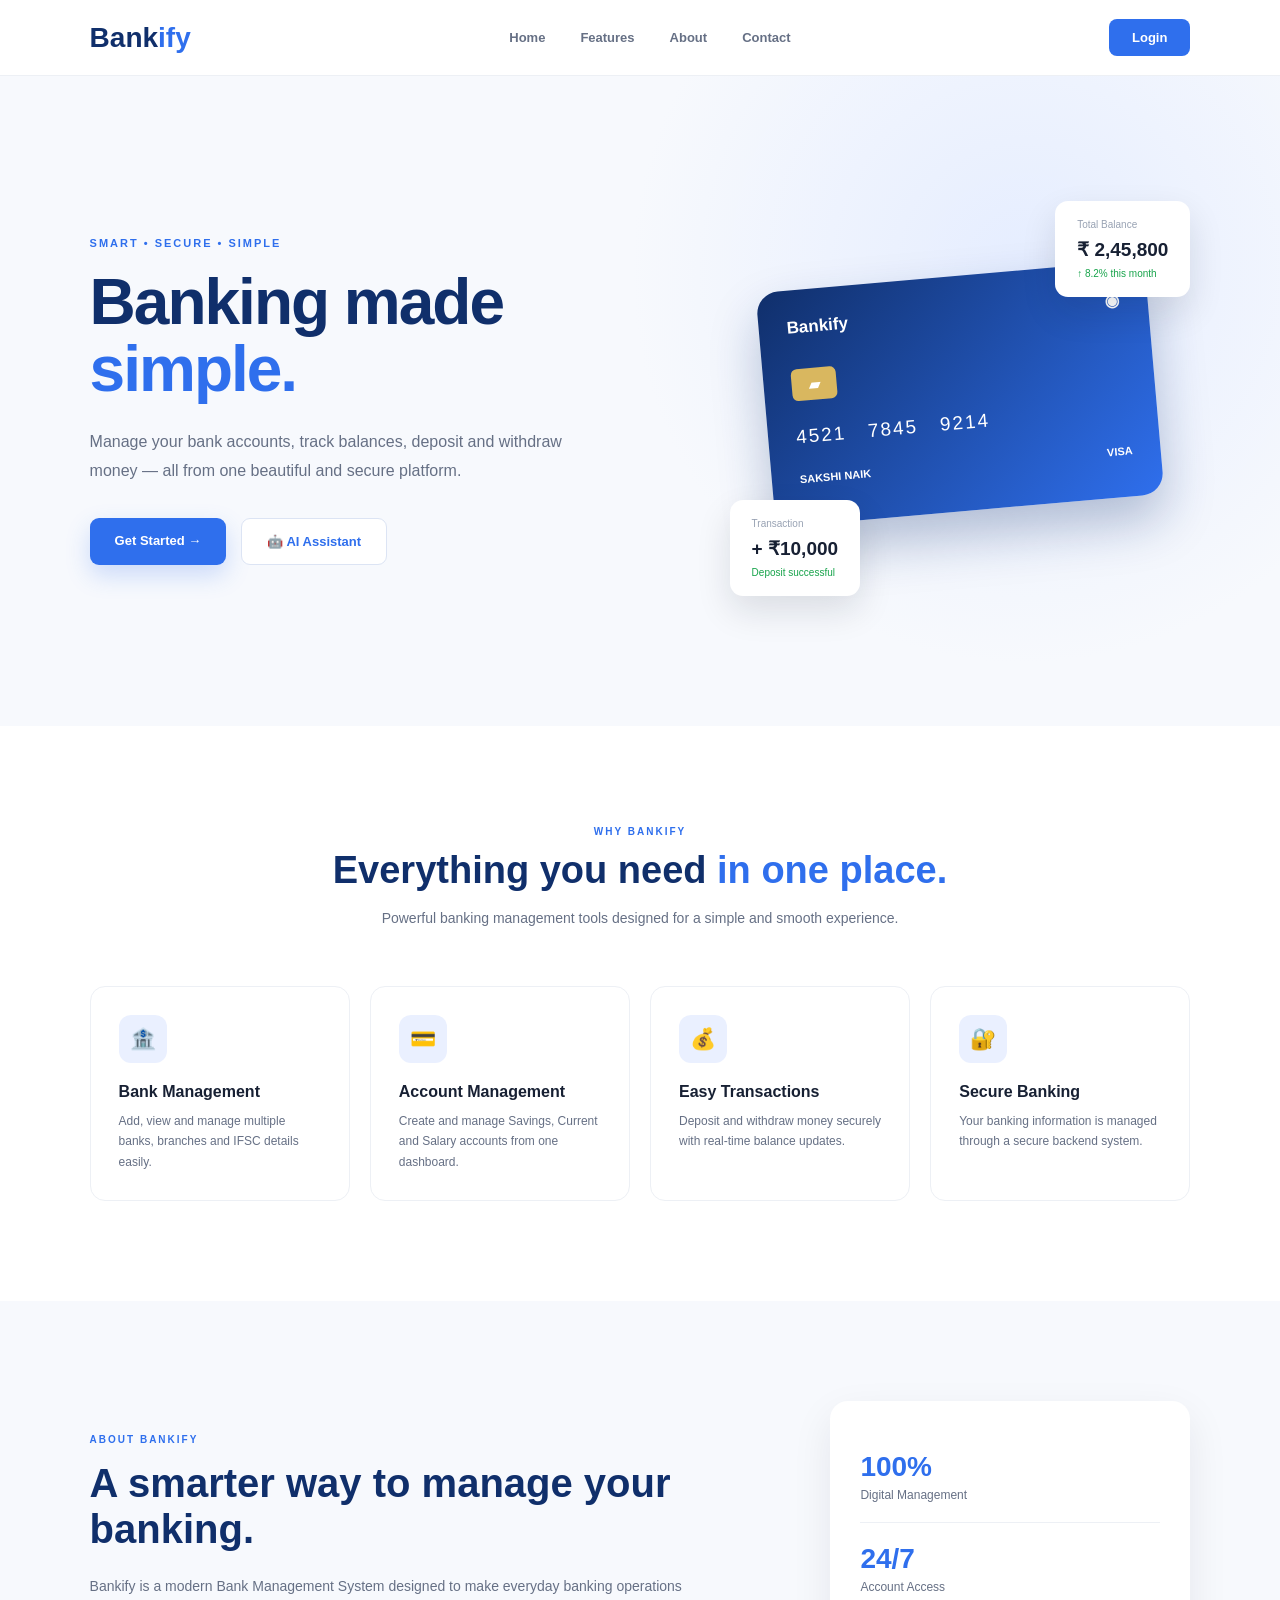
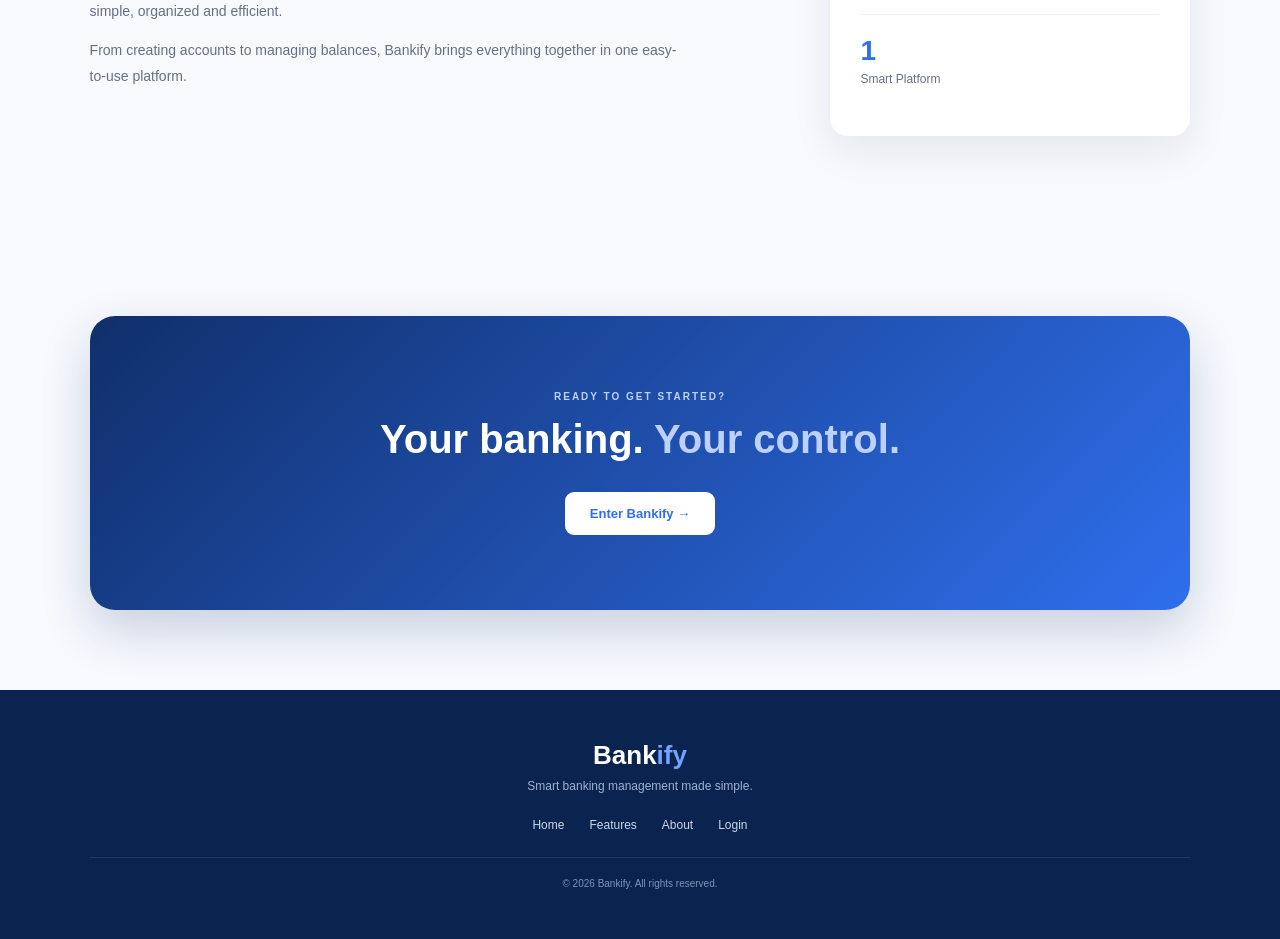
<file: src/main/resources/static/index.html>
<!DOCTYPE html>
<html lang="en">
<head>
    <meta charset="UTF-8">
    <meta name="viewport" content="width=device-width, initial-scale=1.0">

    <title>Bankify | Smart Banking</title>

    <link rel="stylesheet" href="css/landing.css">
</head>

<body>

    <!-- NAVBAR -->

    <nav class="navbar">

        <div class="logo">
            Bank<span>ify</span>
        </div>

        <div class="nav-links">
            <a href="#home">Home</a>
            <a href="#features">Features</a>
            <a href="#about">About</a>
            <a href="#contact">Contact</a>
        </div>

        <a href="html/login.html" class="login-btn">
            Login
        </a>

    </nav>


    <!-- HERO SECTION -->

    <section class="hero" id="home">

        <div class="hero-content">

            <p class="small-title">
                SMART • SECURE • SIMPLE
            </p>

            <h1>
                Banking made
                <span>simple.</span>
            </h1>

            <p class="hero-text">
                Manage your bank accounts, track balances,
                deposit and withdraw money — all from one
                beautiful and secure platform.
            </p>

            <div class="hero-buttons">
    <a href="html/login.html" class="primary-btn">
        Get Started →
    </a>

    <a href="html/ai-chatbot.html" class="secondary-btn">
        🤖 AI Assistant
    </a>
</div>

        </div>


        <!-- BANKING CARD -->

        <div class="hero-visual">

            <div class="floating-card card-one">
                <span>Total Balance</span>
                <strong>₹ 2,45,800</strong>
                <small>↑ 8.2% this month</small>
            </div>

            <div class="bank-card">

                <div class="card-top">
                    <span>Bankify</span>
                    <span>◉</span>
                </div>

                <div class="chip">
                    ▰
                </div>

                <div class="card-number">
                    4521&nbsp;&nbsp; 7845&nbsp;&nbsp; 9214
                </div>

                <div class="card-bottom">
                    <span>SAKSHI NAIK</span>
                    <span>VISA</span>
                </div>

            </div>

            <div class="floating-card card-two">
                <span>Transaction</span>
                <strong>+ ₹10,000</strong>
                <small>Deposit successful</small>
            </div>

        </div>

    </section>


    <!-- FEATURES -->

    <section class="features" id="features">

        <div class="section-heading">

            <p>WHY BANKIFY</p>

            <h2>
                Everything you need
                <span>in one place.</span>
            </h2>

            <p>
                Powerful banking management tools designed
                for a simple and smooth experience.
            </p>

        </div>


        <div class="feature-grid">

            <div class="feature-card">

                <div class="feature-icon">
                    🏦
                </div>

                <h3>
                    Bank Management
                </h3>

                <p>
                    Add, view and manage multiple banks,
                    branches and IFSC details easily.
                </p>

            </div>


            <div class="feature-card">

                <div class="feature-icon">
                    💳
                </div>

                <h3>
                    Account Management
                </h3>

                <p>
                    Create and manage Savings, Current
                    and Salary accounts from one dashboard.
                </p>

            </div>


            <div class="feature-card">

                <div class="feature-icon">
                    💰
                </div>

                <h3>
                    Easy Transactions
                </h3>

                <p>
                    Deposit and withdraw money securely
                    with real-time balance updates.
                </p>

            </div>


            <div class="feature-card">

                <div class="feature-icon">
                    🔐
                </div>

                <h3>
                    Secure Banking
                </h3>

                <p>
                    Your banking information is managed
                    through a secure backend system.
                </p>

            </div>

        </div>

    </section>


    <!-- ABOUT -->

    <section class="about" id="about">

        <div class="about-content">

            <p class="section-label">
                ABOUT BANKIFY
            </p>

            <h2>
                A smarter way to
                manage your banking.
            </h2>

            <p>
                Bankify is a modern Bank Management System
                designed to make everyday banking operations
                simple, organized and efficient.
            </p>

            <p>
                From creating accounts to managing balances,
                Bankify brings everything together in one
                easy-to-use platform.
            </p>

        </div>


        <div class="about-stat">

            <div>
                <strong>100%</strong>
                <span>Digital Management</span>
            </div>

            <div>
                <strong>24/7</strong>
                <span>Account Access</span>
            </div>

            <div>
                <strong>1</strong>
                <span>Smart Platform</span>
            </div>

        </div>

    </section>


    <!-- CTA -->

    <section class="cta">

        <p>
            READY TO GET STARTED?
        </p>

        <h2>
            Your banking.
            <span>Your control.</span>
        </h2>

        <a href="html/login.html">
            Enter Bankify →
        </a>

    </section>


    <!-- FOOTER -->

    <footer id="contact">

        <div class="footer-logo">
            Bank<span>ify</span>
        </div>

        <p>
            Smart banking management made simple.
        </p>

        <div class="footer-links">
            <a href="#home">Home</a>
            <a href="#features">Features</a>
            <a href="#about">About</a>
            <a href="html/login.html">Login</a>
        </div>

        <div class="copyright">
            © 2026 Bankify. All rights reserved.
        </div>

    </footer>

</body>
</html>
</file>
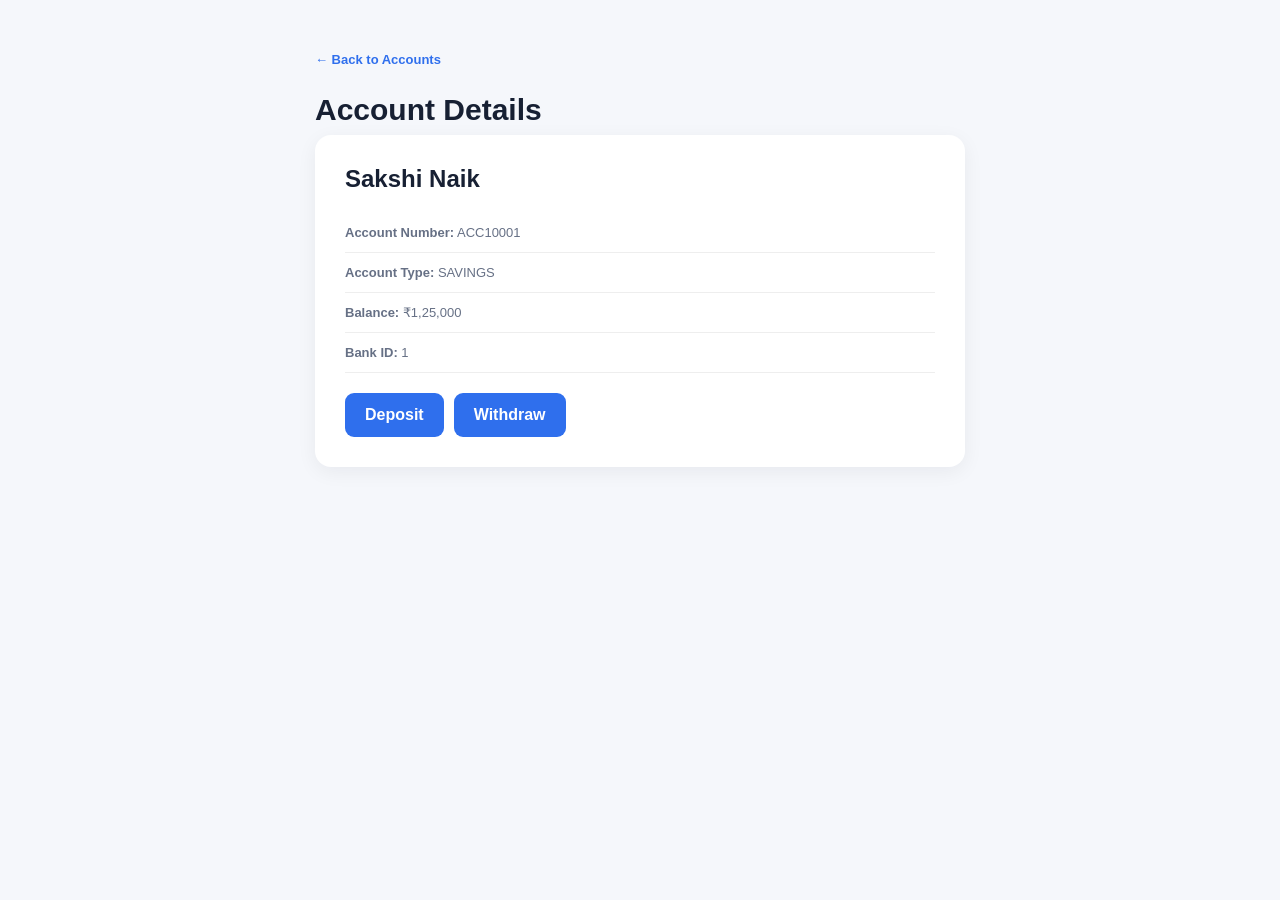
<file: src/main/resources/static/html/account-details.html>
<!DOCTYPE html>
<html lang="en">
<head><meta charset="UTF-8"><meta name="viewport" content="width=device-width, initial-scale=1.0"><title>Bankify | Account Details</title><link rel="stylesheet" href="../css/forms.css"></head>
<body><main class="form-page"><a href="accounts.html">← Back to Accounts</a><h1>Account Details</h1><div class="detail-card"><h2>Sakshi Naik</h2><p><strong>Account Number:</strong> ACC10001</p><p><strong>Account Type:</strong> SAVINGS</p><p><strong>Balance:</strong> ₹1,25,000</p><p><strong>Bank ID:</strong> 1</p><div class="actions"><a href="deposit.html">Deposit</a><a href="withdraw.html">Withdraw</a></div></div></main></body></html>
</file>
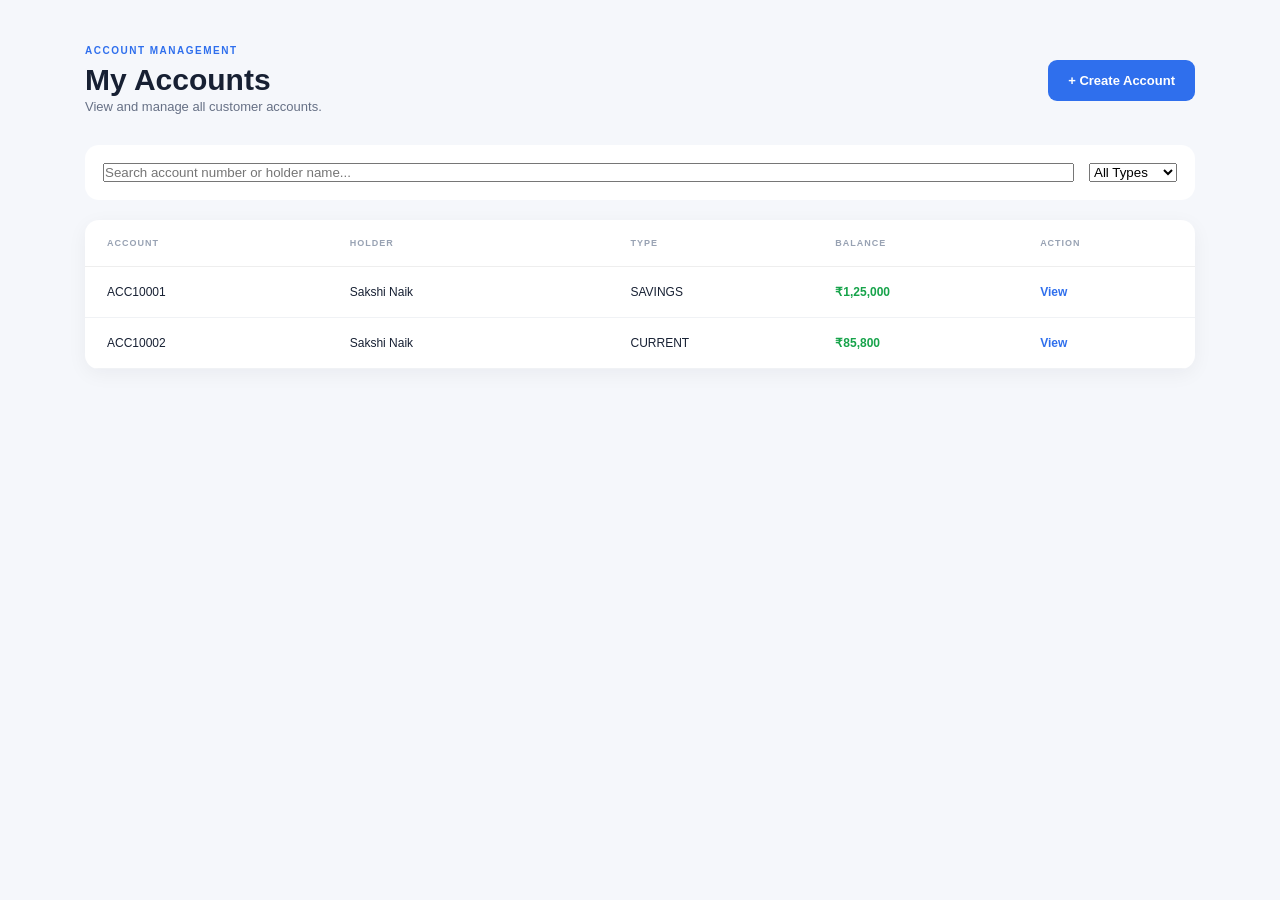
<file: src/main/resources/static/html/accounts.html>
<!DOCTYPE html>
<html lang="en">
<head><meta charset="UTF-8"><meta name="viewport" content="width=device-width, initial-scale=1.0"><title>Bankify | Accounts</title><link rel="stylesheet" href="../css/accounts.css"></head>
<body>
<main class="page"><header><div><p>ACCOUNT MANAGEMENT</p><h1>My Accounts</h1><span>View and manage all customer accounts.</span></div><a class="button" href="add-account.html">+ Create Account</a></header>
<div class="toolbar"><input id="accountSearch" type="search" placeholder="Search account number or holder name..."><select id="accountType"><option value="">All Types</option><option>SAVINGS</option><option>CURRENT</option><option>SALARY</option></select></div>
<div id="accountList" class="account-table"><div class="table-head"><span>ACCOUNT</span><span>HOLDER</span><span>TYPE</span><span>BALANCE</span><span>ACTION</span></div>
<div class="table-row"><span>ACC10001</span><span>Sakshi Naik</span><span>SAVINGS</span><strong>₹1,25,000</strong><a href="account-details.html">View</a></div>
<div class="table-row"><span>ACC10002</span><span>Sakshi Naik</span><span>CURRENT</span><strong>₹85,800</strong><a href="account-details.html">View</a></div></div>
</main><script src="../js/accounts.js"></script></body></html>
</file>
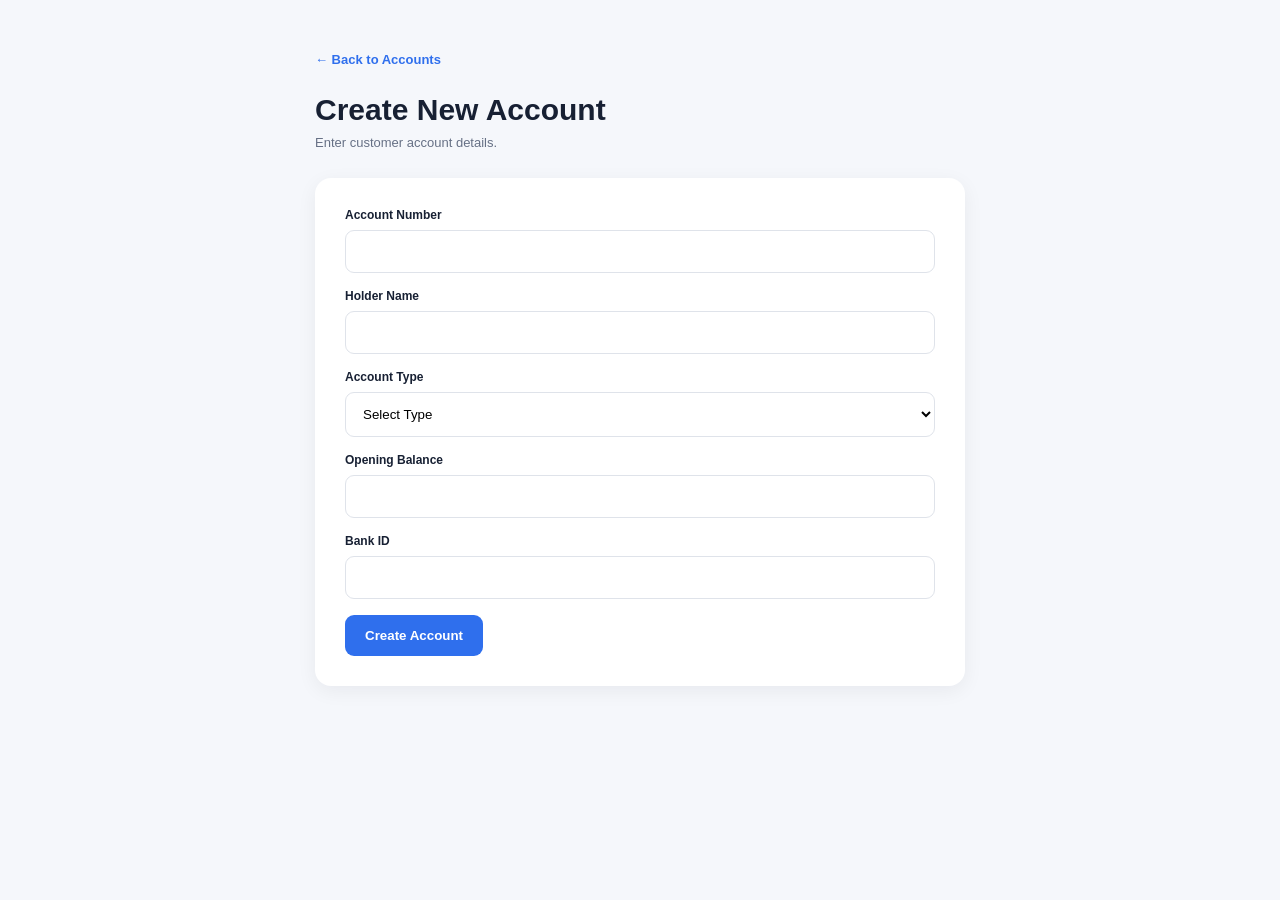
<file: src/main/resources/static/html/add-account.html>
<!DOCTYPE html>
<html lang="en">
<head><meta charset="UTF-8"><meta name="viewport" content="width=device-width, initial-scale=1.0"><title>Bankify | Create Account</title><link rel="stylesheet" href="../css/forms.css"></head>
<body><main class="form-page"><a href="accounts.html">← Back to Accounts</a><h1>Create New Account</h1><p>Enter customer account details.</p>
<form id="accountForm">
<label>Account Number<input id="accountNumber" required></label><label>Holder Name<input id="holderName" required></label>
<label>Account Type<select id="accountType" required><option value="">Select Type</option><option value="SAVINGS">Savings</option><option value="CURRENT">Current</option><option value="SALARY">Salary</option></select></label>
<label>Opening Balance<input id="balance" type="number" min="0" required></label><label>Bank ID<input id="bankId" type="number" required></label>
<button type="submit">Create Account</button></form></main><script src="../js/account-form.js"></script></body></html>
</file>
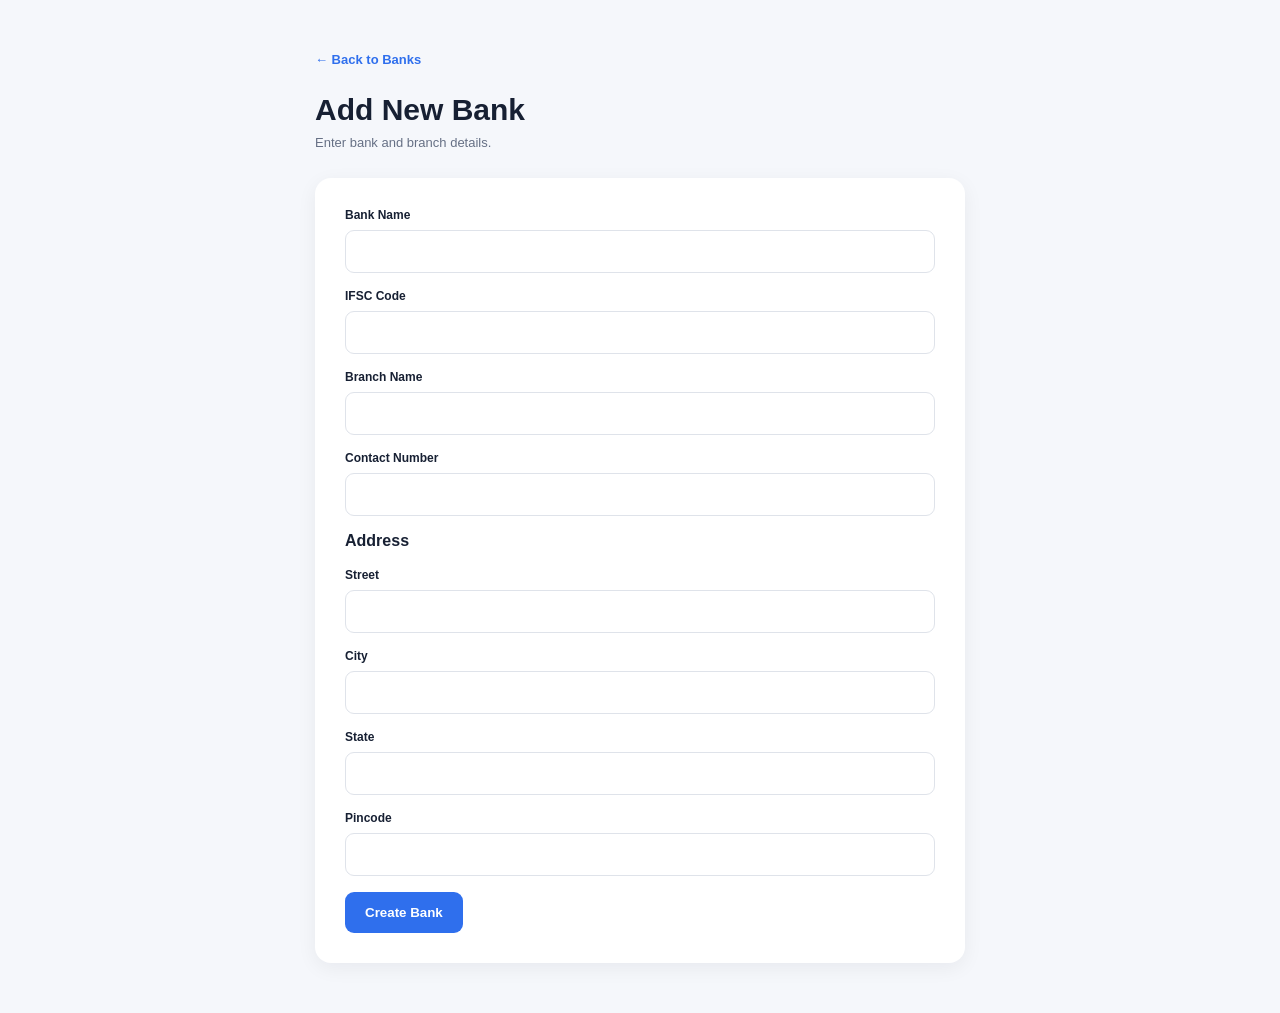
<file: src/main/resources/static/html/add-bank.html>
<!DOCTYPE html>
<html lang="en">
<head><meta charset="UTF-8"><meta name="viewport" content="width=device-width, initial-scale=1.0"><title>Bankify | Add Bank</title><link rel="stylesheet" href="../css/forms.css"></head>
<body>
<main class="form-page"><a href="banks.html">← Back to Banks</a><h1>Add New Bank</h1><p>Enter bank and branch details.</p>
<form id="bankForm">
<label>Bank Name<input id="bankName" required></label>
<label>IFSC Code<input id="ifsc" required></label>
<label>Branch Name<input id="branchName" required></label>
<label>Contact Number<input id="contact" required></label>
<h3>Address</h3>
<label>Street<input id="street" required></label><label>City<input id="city" required></label>
<label>State<input id="state" required></label><label>Pincode<input id="pincode" required></label>
<button type="submit">Create Bank</button>
</form></main><script src="../js/bank-form.js"></script></body></html>
</file>
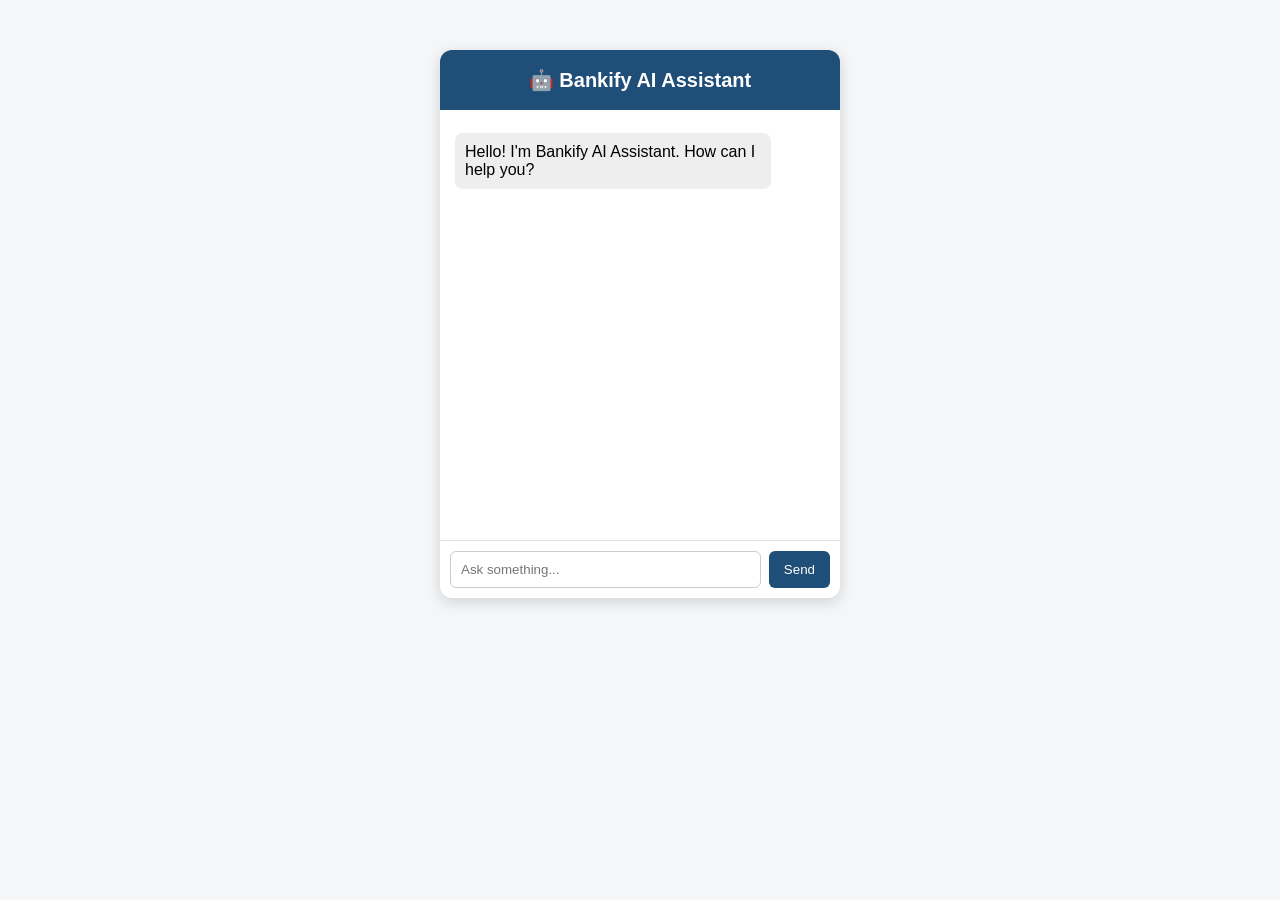
<file: src/main/resources/static/html/ai-chatbot.html>
<!DOCTYPE html>
<html lang="en">
<head>
    <meta charset="UTF-8">
    <meta name="viewport" content="width=device-width, initial-scale=1.0">
    <title>Bankify AI Assistant</title>

    <style>
        body {
            font-family: Arial, sans-serif;
            background: #f4f6f8;
            margin: 0;
            padding: 0;
        }

        .chat-container {
            width: 400px;
            margin: 50px auto;
            background: white;
            border-radius: 12px;
            box-shadow: 0 4px 15px rgba(0,0,0,0.15);
            overflow: hidden;
        }

        .chat-header {
            background: #1f4e79;
            color: white;
            padding: 18px;
            text-align: center;
            font-size: 20px;
            font-weight: bold;
        }

        .chat-box {
            height: 400px;
            padding: 15px;
            overflow-y: auto;
        }

        .message {
            padding: 10px;
            margin: 8px 0;
            border-radius: 8px;
            max-width: 80%;
        }

        .user {
            background: #dbeafe;
            margin-left: auto;
            text-align: right;
        }

        .bot {
            background: #eeeeee;
            margin-right: auto;
        }

        .input-area {
            display: flex;
            padding: 10px;
            border-top: 1px solid #ddd;
        }

        .input-area input {
            flex: 1;
            padding: 10px;
            border: 1px solid #ccc;
            border-radius: 6px;
        }

        .input-area button {
            margin-left: 8px;
            padding: 10px 15px;
            background: #1f4e79;
            color: white;
            border: none;
            border-radius: 6px;
            cursor: pointer;
        }
    </style>
</head>

<body>

<div class="chat-container">

    <div class="chat-header">
        🤖 Bankify AI Assistant
    </div>

    <div class="chat-box" id="chatBox">
        <div class="message bot">
            Hello! I'm Bankify AI Assistant. How can I help you?
        </div>
    </div>

    <div class="input-area">
        <input
            type="text"
            id="question"
            placeholder="Ask something..."
        >

        <button onclick="askAI()">Send</button>
    </div>

</div>

<script>
    async function askAI() {

        const input = document.getElementById("question");
        const chatBox = document.getElementById("chatBox");

        const question = input.value.trim();

        if (question === "") {
            return;
        }

        // Show user message
        chatBox.innerHTML += `
            <div class="message user">
                ${question}
            </div>
        `;

        input.value = "";

        try {

            const response = await fetch("http://localhost:8080/api/ai/ask", {
                method: "POST",
                headers: {
                    "Content-Type": "text/plain"
                },
                body: question
            });

            const answer = await response.text();

            if (response.ok) {
                chatBox.innerHTML += `
                    <div class="message bot">
                        ${answer}
                    </div>
                `;
            } else {
                chatBox.innerHTML += `
                    <div class="message bot">
                        AI service is currently unavailable. Please try again later.
                    </div>
                `;
            }

        } catch (error) {

            chatBox.innerHTML += `
                <div class="message bot">
                    Unable to connect to AI service.
                </div>
            `;
        }

        chatBox.scrollTop = chatBox.scrollHeight;
    }
    
    
</script>

</body>
</html>
</file>
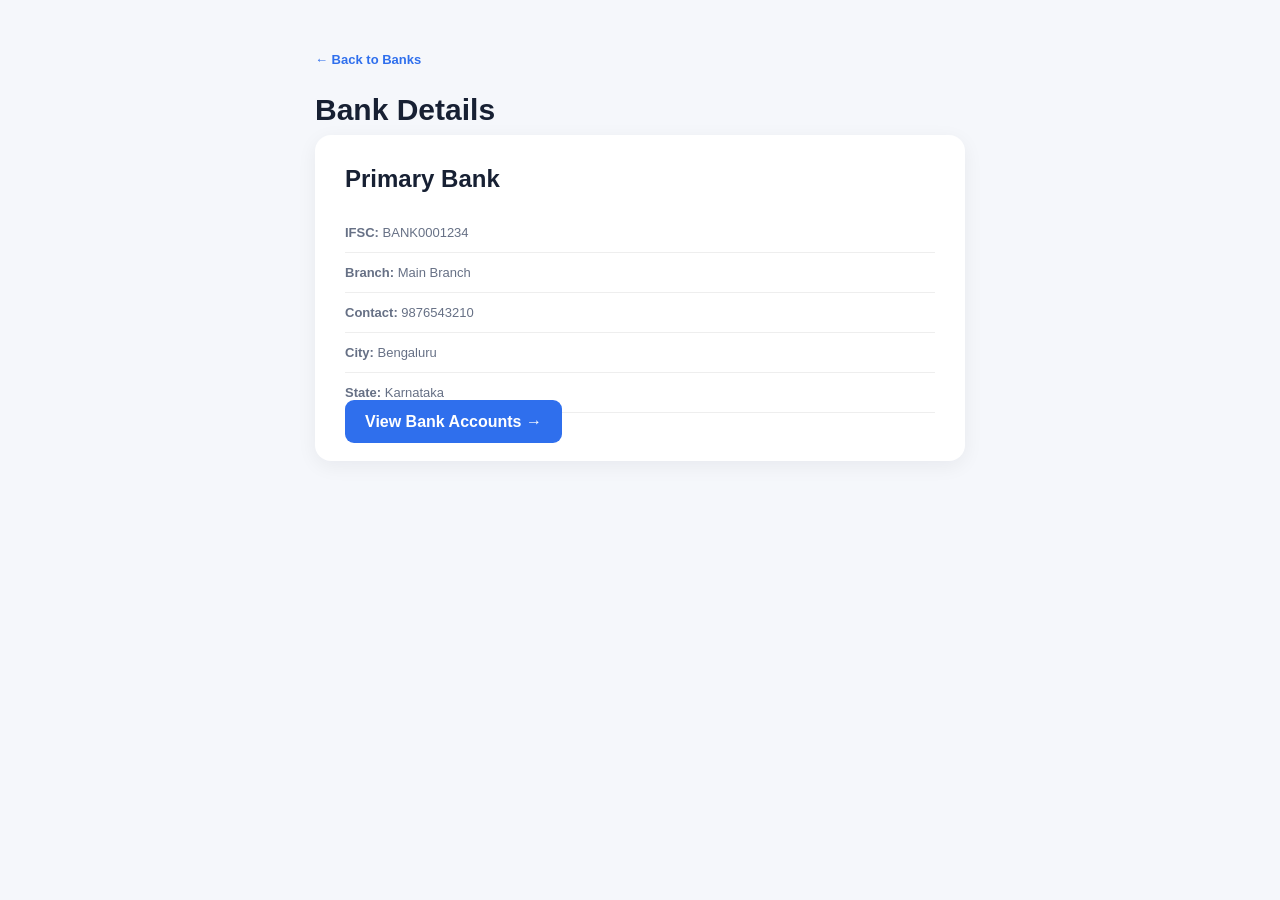
<file: src/main/resources/static/html/bank-details.html>
<!DOCTYPE html>
<html lang="en">
<head><meta charset="UTF-8"><meta name="viewport" content="width=device-width, initial-scale=1.0"><title>Bankify | Bank Details</title><link rel="stylesheet" href="../css/forms.css"></head>
<body><main class="form-page"><a href="banks.html">← Back to Banks</a><h1>Bank Details</h1><div class="detail-card"><h2>Primary Bank</h2><p><strong>IFSC:</strong> BANK0001234</p><p><strong>Branch:</strong> Main Branch</p><p><strong>Contact:</strong> 9876543210</p><p><strong>City:</strong> Bengaluru</p><p><strong>State:</strong> Karnataka</p><a href="accounts.html">View Bank Accounts →</a></div></main></body></html>
</file>
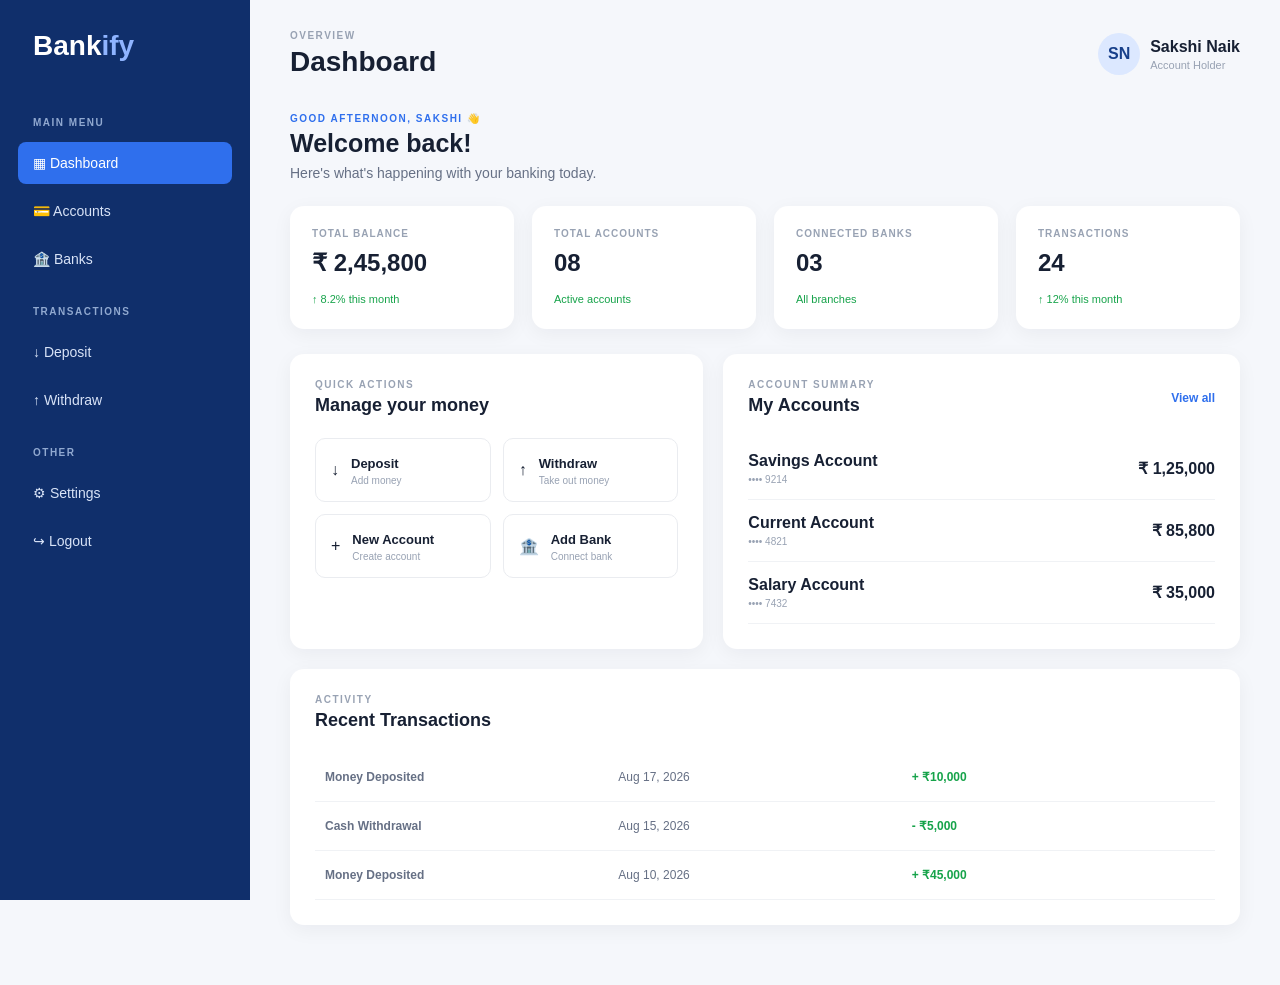
<file: src/main/resources/static/html/dashboard.html>
<!DOCTYPE html>
<html lang="en">
<head>
<meta charset="UTF-8">
<meta name="viewport" content="width=device-width, initial-scale=1.0">
<title>Bankify | Dashboard</title>
<link rel="stylesheet" href="../css/dashboard.css">
</head>
<body>
<aside class="sidebar">
    <div class="sidebar-logo">Bank<span>ify</span></div>
    <nav class="sidebar-menu">
        <p class="menu-title">MAIN MENU</p>
        <a href="dashboard.html" class="menu-item active">▦ Dashboard</a>
        <a href="accounts.html" class="menu-item">💳 Accounts</a>
        <a href="banks.html" class="menu-item">🏦 Banks</a>
        <p class="menu-title">TRANSACTIONS</p>
        <a href="deposit.html" class="menu-item">↓ Deposit</a>
        <a href="withdraw.html" class="menu-item">↑ Withdraw</a>
        <p class="menu-title">OTHER</p>
        <a href="settings.html" class="menu-item">⚙ Settings</a>
        <a href="login.html" class="menu-item">↪ Logout</a>
    </nav>
</aside>
<main class="main-content">
    <header class="topbar">
        <div><p class="page-label">OVERVIEW</p><h1>Dashboard</h1></div>
        <div class="user-profile"><div class="user-avatar">SN</div><div><strong>Sakshi Naik</strong><span>Account Holder</span></div></div>
    </header>
    <section class="welcome-section">
        <p class="welcome-small">GOOD AFTERNOON, SAKSHI 👋</p>
        <h2>Welcome back!</h2>
        <p>Here's what's happening with your banking today.</p>
    </section>
    <section class="stats-container">
        <div class="stat-card"><p>TOTAL BALANCE</p><h3>₹ 2,45,800</h3><span>↑ 8.2% this month</span></div>
        <div class="stat-card"><p>TOTAL ACCOUNTS</p><h3>08</h3><span>Active accounts</span></div>
        <div class="stat-card"><p>CONNECTED BANKS</p><h3>03</h3><span>All branches</span></div>
        <div class="stat-card"><p>TRANSACTIONS</p><h3>24</h3><span>↑ 12% this month</span></div>
    </section>
    <section class="dashboard-grid">
        <div class="dashboard-card">
            <div class="card-heading"><div><p>QUICK ACTIONS</p><h3>Manage your money</h3></div></div>
            <div class="action-grid">
                <a href="deposit.html" class="action-card">↓ <div><strong>Deposit</strong><p>Add money</p></div></a>
                <a href="withdraw.html" class="action-card">↑ <div><strong>Withdraw</strong><p>Take out money</p></div></a>
                <a href="add-account.html" class="action-card">+ <div><strong>New Account</strong><p>Create account</p></div></a>
                <a href="add-bank.html" class="action-card">🏦 <div><strong>Add Bank</strong><p>Connect bank</p></div></a>
            </div>
        </div>
        <div class="dashboard-card">
            <div class="card-heading"><div><p>ACCOUNT SUMMARY</p><h3>My Accounts</h3></div><a href="accounts.html">View all</a></div>
            <div class="account-item"><div><strong>Savings Account</strong><p>•••• 9214</p></div><strong>₹ 1,25,000</strong></div>
            <div class="account-item"><div><strong>Current Account</strong><p>•••• 4821</p></div><strong>₹ 85,800</strong></div>
            <div class="account-item"><div><strong>Salary Account</strong><p>•••• 7432</p></div><strong>₹ 35,000</strong></div>
        </div>
    </section>
    <section class="dashboard-card transactions-card">
        <div class="card-heading"><div><p>ACTIVITY</p><h3>Recent Transactions</h3></div></div>
        <div class="transaction-row"><strong>Money Deposited</strong><span>Aug 17, 2026</span><b>+ ₹10,000</b></div>
        <div class="transaction-row"><strong>Cash Withdrawal</strong><span>Aug 15, 2026</span><b>- ₹5,000</b></div>
        <div class="transaction-row"><strong>Money Deposited</strong><span>Aug 10, 2026</span><b>+ ₹45,000</b></div>
    </section>
</main>
<script src="../js/dashboard.js"></script>
</body>
</html>
</file>
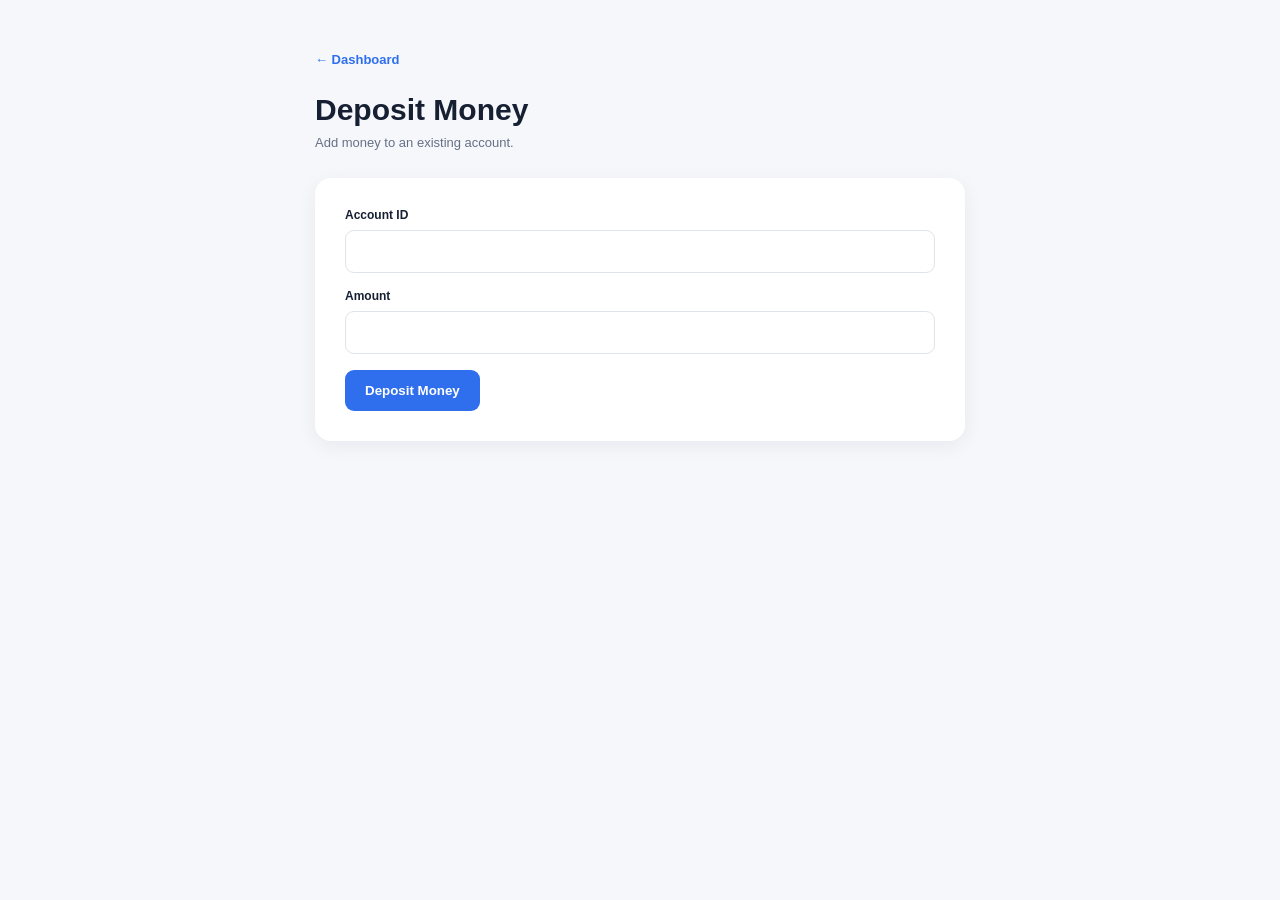
<file: src/main/resources/static/html/deposit.html>
<!DOCTYPE html>
<html lang="en">
<head><meta charset="UTF-8"><meta name="viewport" content="width=device-width, initial-scale=1.0"><title>Bankify | Deposit</title><link rel="stylesheet" href="../css/forms.css"></head>
<body><main class="form-page"><a href="dashboard.html">← Dashboard</a><h1>Deposit Money</h1><p>Add money to an existing account.</p><form id="depositForm"><label>Account ID<input id="accountId" type="number" required></label><label>Amount<input id="amount" type="number" min="1" required></label><button type="submit">Deposit Money</button></form></main><script src="../js/deposit.js"></script></body></html>
</file>
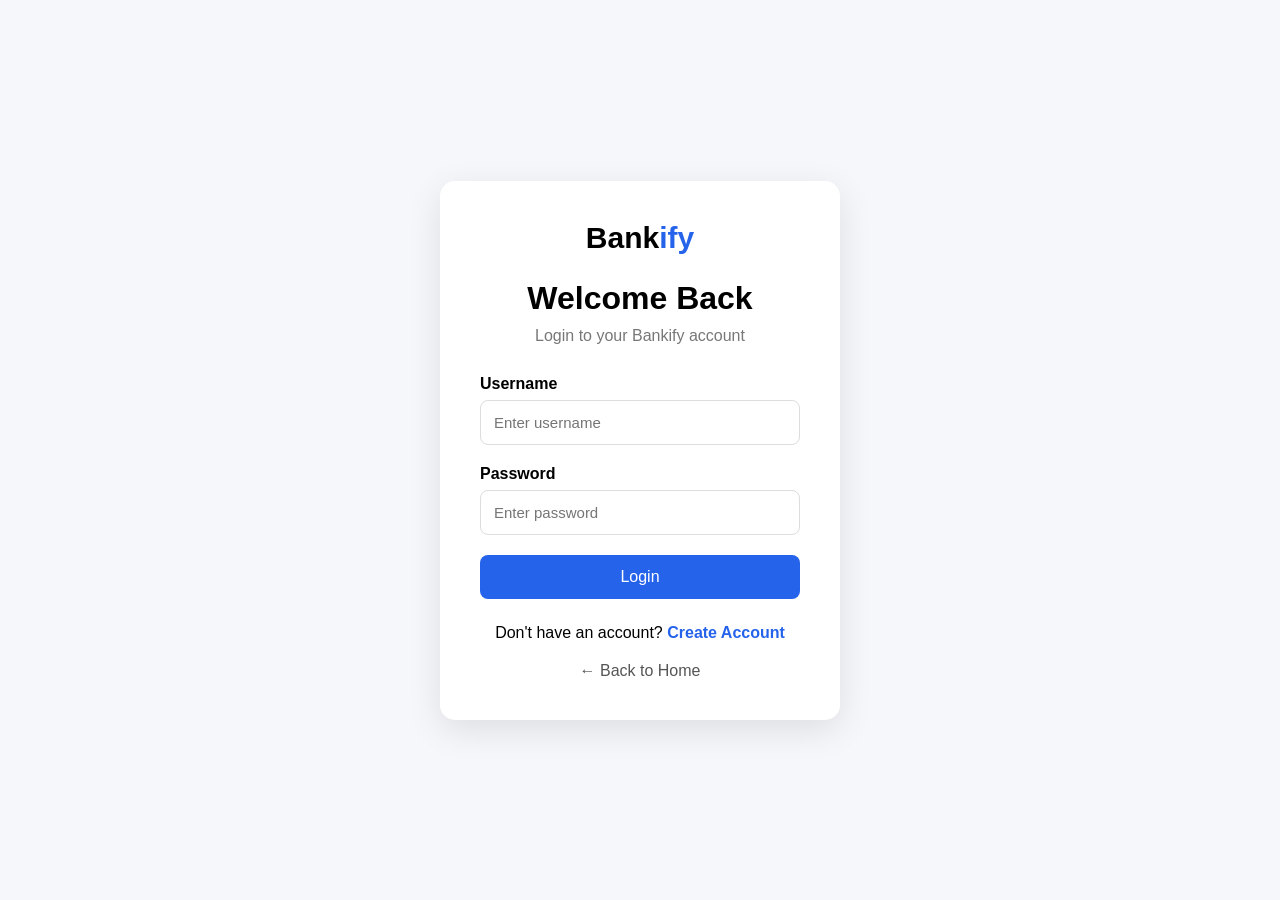
<file: src/main/resources/static/html/login.html>
<!DOCTYPE html>

<html lang="en">
<head>
    <meta charset="UTF-8">
    <meta name="viewport" content="width=device-width, initial-scale=1.0">
    <title>Bankify | Login</title>


<link rel="stylesheet" href="../css/login.css">

</head>

<body>


<div class="login-container">

    <div class="login-card">

        <div class="logo">
            Bank<span>ify</span>
        </div>

        <h1>Welcome Back</h1>

        <p class="subtitle">
            Login to your Bankify account
        </p>

        <form id="loginForm">

            <div class="form-group">
                <label>Username</label>
                <input
                    type="text"
                    id="username"
                    placeholder="Enter username"
                    required>
            </div>

            <div class="form-group">
                <label>Password</label>
                <input
                    type="password"
                    id="password"
                    placeholder="Enter password"
                    required>
            </div>

            <button type="submit">
                Login
            </button>

            <p id="message"></p>

        </form>

        <p class="register-text">
            Don't have an account?
            <a href="register.html">Create Account</a>
        </p>

        <a href="../index.html" class="back-home">
            ← Back to Home
        </a>

    </div>

</div>

<script src="../js/login.js"></script>

</body>
</html>
</file>
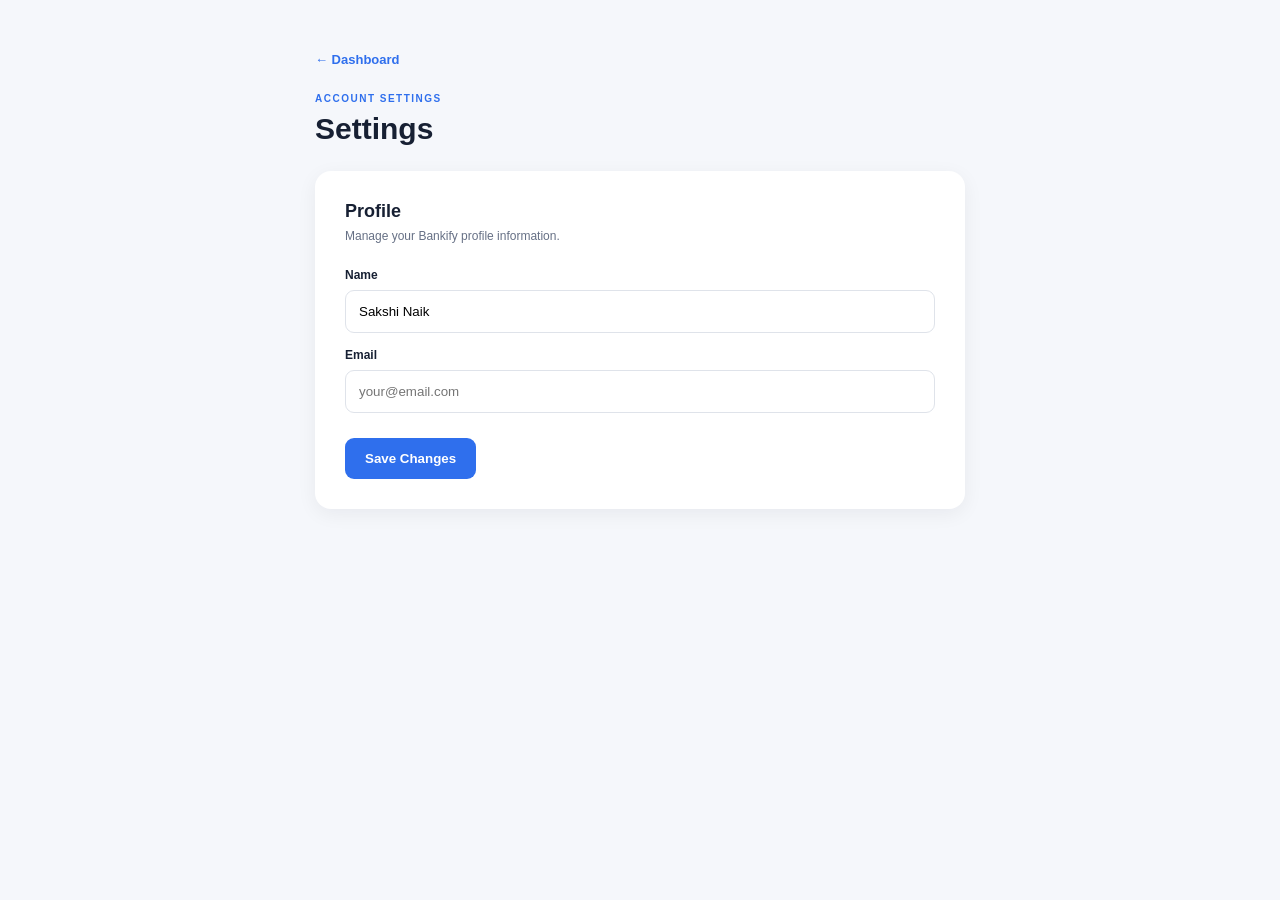
<file: src/main/resources/static/html/settings.html>
<!DOCTYPE html>
<html lang="en">
<head><meta charset="UTF-8"><meta name="viewport" content="width=device-width, initial-scale=1.0"><title>Bankify | Settings</title><link rel="stylesheet" href="../css/settings.css"></head>
<body><main class="settings-page"><a href="dashboard.html">← Dashboard</a><p>ACCOUNT SETTINGS</p><h1>Settings</h1><div class="settings-card"><div><h2>Profile</h2><p>Manage your Bankify profile information.</p></div><label>Name<input value="Sakshi Naik"></label><label>Email<input type="email" placeholder="your@email.com"></label><button>Save Changes</button></div></main></body></html>
</file>
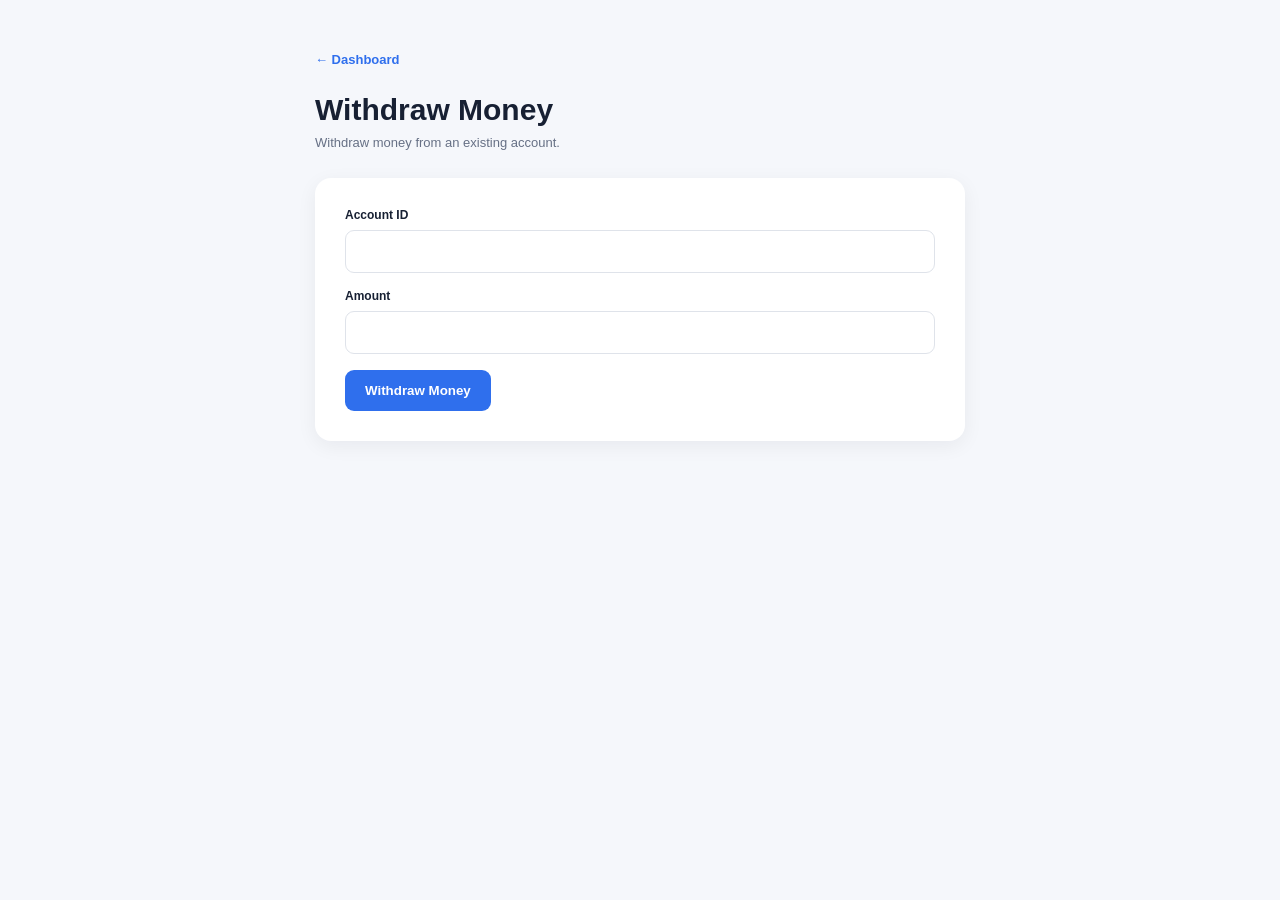
<file: src/main/resources/static/html/withdraw.html>
<!DOCTYPE html>
<html lang="en">
<head><meta charset="UTF-8"><meta name="viewport" content="width=device-width, initial-scale=1.0"><title>Bankify | Withdraw</title><link rel="stylesheet" href="../css/forms.css"></head>
<body><main class="form-page"><a href="dashboard.html">← Dashboard</a><h1>Withdraw Money</h1><p>Withdraw money from an existing account.</p><form id="withdrawForm"><label>Account ID<input id="accountId" type="number" required></label><label>Amount<input id="amount" type="number" min="1" required></label><button type="submit">Withdraw Money</button></form></main><script src="../js/withdraw.js"></script></body></html>
</file>
<file: src/main/resources/static/css/landing.css>
@charset "UTF-8";
* {
    margin: 0;
    padding: 0;
    box-sizing: border-box;
}

html {
    scroll-behavior: smooth;
}

body {
    font-family: Arial, Helvetica, sans-serif;
    background: #f7f9fd;
    color: #172033;
}

/* =========================
   NAVBAR
========================= */

.navbar {
    height: 76px;
    padding: 0 7%;
    display: flex;
    align-items: center;
    justify-content: space-between;
    background: rgba(255, 255, 255, 0.96);
    border-bottom: 1px solid #edf0f5;
    position: sticky;
    top: 0;
    z-index: 1000;
}

.logo {
    font-size: 28px;
    font-weight: 800;
    color: #102f6b;
}

.logo span {
    color: #2f6fed;
}

.nav-links {
    display: flex;
    gap: 35px;
}

.nav-links a {
    color: #667085;
    text-decoration: none;
    font-size: 13px;
    font-weight: 600;
    transition: 0.3s;
}

.nav-links a:hover {
    color: #2f6fed;
}

.login-btn {
    text-decoration: none;
    background: #2f6fed;
    color: white;
    padding: 11px 23px;
    border-radius: 8px;
    font-size: 13px;
    font-weight: 700;
}

/* =========================
   HERO
========================= */

.hero {
    min-height: 650px;
    padding: 80px 7%;
    display: flex;
    align-items: center;
    justify-content: space-between;
    gap: 70px;
    background:
        radial-gradient(circle at 80% 30%, #e5edff 0%, transparent 35%),
        #f7f9fd;
}

.hero-content {
    max-width: 570px;
}

.small-title {
    color: #2f6fed;
    font-size: 11px;
    letter-spacing: 2px;
    font-weight: 800;
    margin-bottom: 20px;
}

.hero h1 {
    font-size: 64px;
    line-height: 1.05;
    letter-spacing: -2px;
    color: #102f6b;
}

.hero h1 span {
    color: #2f6fed;
}

.hero-text {
    margin-top: 25px;
    color: #667085;
    font-size: 16px;
    line-height: 1.8;
    max-width: 520px;
}

.hero-buttons {
    display: flex;
    gap: 15px;
    margin-top: 32px;
}

.primary-btn {
    text-decoration: none;
    background: #2f6fed;
    color: white;
    padding: 15px 25px;
    border-radius: 9px;
    font-size: 13px;
    font-weight: 700;
    box-shadow: 0 10px 25px rgba(47, 111, 237, 0.22);
}

.secondary-btn {
    text-decoration: none;
    background: white;
    color: #2f6fed;
    padding: 15px 25px;
    border-radius: 9px;
    border: 1px solid #dce4f4;
    font-size: 13px;
    font-weight: 700;
}

/* =========================
   HERO VISUAL
========================= */

.hero-visual {
    width: 470px;
    height: 430px;
    position: relative;
}

.bank-card {
    width: 390px;
    height: 235px;
    position: absolute;
    top: 90px;
    left: 35px;
    padding: 28px;
    border-radius: 22px;
    color: white;
    background: linear-gradient(135deg, #102f6b, #2f6fed);
    box-shadow: 0 25px 50px rgba(16, 47, 107, 0.28);
    transform: rotate(-5deg);
}

.card-top {
    display: flex;
    justify-content: space-between;
    font-size: 17px;
    font-weight: 700;
}

.chip {
    margin-top: 30px;
    width: 45px;
    height: 32px;
    border-radius: 6px;
    background: #d9b75f;
    color: #fff;
    display: flex;
    justify-content: center;
    align-items: center;
}

.card-number {
    margin-top: 25px;
    font-size: 19px;
    letter-spacing: 2px;
}

.card-bottom {
    margin-top: 25px;
    display: flex;
    justify-content: space-between;
    font-size: 11px;
    font-weight: 700;
}

.floating-card {
    position: absolute;
    background: white;
    padding: 18px 22px;
    border-radius: 13px;
    box-shadow: 0 15px 35px rgba(16, 24, 40, 0.12);
    z-index: 5;
}

.floating-card span {
    display: block;
    color: #98a2b3;
    font-size: 10px;
    margin-bottom: 8px;
}

.floating-card strong {
    display: block;
    font-size: 19px;
    color: #172033;
}

.floating-card small {
    display: block;
    color: #16a34a;
    margin-top: 7px;
    font-size: 10px;
}

.card-one {
    top: 15px;
    right: 0;
}

.card-two {
    bottom: 20px;
    left: 0;
}

/* =========================
   FEATURES
========================= */

.features {
    padding: 100px 7%;
    background: white;
}

.section-heading {
    max-width: 650px;
    margin: 0 auto 55px;
    text-align: center;
}

.section-heading > p:first-child {
    color: #2f6fed;
    font-size: 10px;
    letter-spacing: 2px;
    font-weight: 800;
    margin-bottom: 12px;
}

.section-heading h2 {
    font-size: 38px;
    color: #102f6b;
    margin-bottom: 15px;
}

.section-heading h2 span {
    color: #2f6fed;
}

.section-heading > p:last-child {
    color: #667085;
    font-size: 14px;
    line-height: 1.7;
}

.feature-grid {
    max-width: 1150px;
    margin: auto;
    display: grid;
    grid-template-columns: repeat(4, 1fr);
    gap: 20px;
}

.feature-card {
    padding: 28px;
    border: 1px solid #edf0f5;
    border-radius: 15px;
    background: #fff;
    transition: 0.3s;
}

.feature-card:hover {
    transform: translateY(-7px);
    box-shadow: 0 15px 35px rgba(16, 24, 40, 0.08);
    border-color: #d6e2fa;
}

.feature-icon {
    width: 48px;
    height: 48px;
    border-radius: 12px;
    background: #eaf0ff;
    display: flex;
    justify-content: center;
    align-items: center;
    font-size: 21px;
    margin-bottom: 20px;
}

.feature-card h3 {
    font-size: 16px;
    margin-bottom: 10px;
}

.feature-card p {
    color: #667085;
    font-size: 12px;
    line-height: 1.7;
}

/* =========================
   ABOUT
========================= */

.about {
    padding: 100px 7%;
    display: flex;
    justify-content: space-between;
    align-items: center;
    gap: 80px;
    background: #f7f9fd;
}

.about-content {
    max-width: 600px;
}

.section-label {
    color: #2f6fed;
    font-size: 10px;
    letter-spacing: 2px;
    font-weight: 800;
    margin-bottom: 15px;
}

.about h2 {
    font-size: 40px;
    line-height: 1.15;
    color: #102f6b;
    margin-bottom: 22px;
}

.about-content > p:not(.section-label) {
    color: #667085;
    font-size: 14px;
    line-height: 1.8;
    margin-bottom: 14px;
}

.about-stat {
    width: 360px;
    background: white;
    border-radius: 18px;
    padding: 30px;
    box-shadow: 0 15px 40px rgba(16, 24, 40, 0.08);
}

.about-stat div {
    padding: 20px 0;
    border-bottom: 1px solid #edf0f5;
}

.about-stat div:last-child {
    border-bottom: none;
}

.about-stat strong {
    display: block;
    color: #2f6fed;
    font-size: 28px;
}

.about-stat span {
    display: block;
    color: #667085;
    font-size: 12px;
    margin-top: 5px;
}

/* =========================
   CTA
========================= */

.cta {
    margin: 80px 7%;
    padding: 75px 30px;
    border-radius: 25px;
    text-align: center;
    color: white;
    background: linear-gradient(135deg, #102f6b, #2f6fed);
    box-shadow: 0 20px 50px rgba(16, 47, 107, 0.2);
}

.cta p {
    font-size: 10px;
    letter-spacing: 2px;
    margin-bottom: 15px;
    color: #bcd1ff;
    font-weight: 700;
}

.cta h2 {
    font-size: 40px;
    margin-bottom: 30px;
}

.cta h2 span {
    color: #bcd1ff;
}

.cta a {
    display: inline-block;
    background: white;
    color: #2f6fed;
    padding: 14px 25px;
    border-radius: 9px;
    text-decoration: none;
    font-size: 13px;
    font-weight: 700;
}

/* =========================
   FOOTER
========================= */

footer {
    background: #0b234f;
    color: white;
    padding: 50px 7%;
    text-align: center;
}

.footer-logo {
    font-size: 26px;
    font-weight: 800;
}

.footer-logo span {
    color: #75a2ff;
}

footer > p {
    color: #9fb2d2;
    font-size: 12px;
    margin-top: 8px;
}

.footer-links {
    margin: 25px 0;
    display: flex;
    justify-content: center;
    gap: 25px;
}

.footer-links a {
    color: #cbd7eb;
    text-decoration: none;
    font-size: 12px;
}

.footer-links a:hover {
    color: white;
}

.copyright {
    padding-top: 20px;
    border-top: 1px solid rgba(255,255,255,0.1);
    color: #7f95ba;
    font-size: 10px;
}

/* =========================
   RESPONSIVE
========================= */

@media (max-width: 1000px) {

    .hero {
        flex-direction: column;
        text-align: center;
        padding-top: 60px;
    }

    .hero-text {
        margin-left: auto;
        margin-right: auto;
    }

    .hero-buttons {
        justify-content: center;
    }

    .feature-grid {
        grid-template-columns: repeat(2, 1fr);
    }

    .about {
        flex-direction: column;
        text-align: center;
    }

    .about-stat {
        width: 100%;
        max-width: 500px;
    }
}

@media (max-width: 650px) {

    .navbar {
        padding: 0 20px;
    }

    .nav-links {
        display: none;
    }

    .hero {
        padding: 60px 25px;
    }

    .hero h1 {
        font-size: 45px;
    }

    .hero-buttons {
        flex-direction: column;
    }

    .hero-visual {
        transform: scale(0.75);
        margin: -30px 0;
    }

    .feature-grid {
        grid-template-columns: 1fr;
    }

    .features,
    .about {
        padding: 70px 25px;
    }

    .section-heading h2,
    .about h2 {
        font-size: 30px;
    }

    .cta {
        margin: 50px 20px;
        padding: 55px 20px;
    }

    .cta h2 {
        font-size: 30px;
    }
    /* AI Assistant Button */
.hero-buttons .secondary-btn {
    display: inline-flex;
    align-items: center;
    gap: 6px;
}
}
</file>
<file: src/main/resources/static/css/forms.css>
*{box-sizing:border-box;margin:0;padding:0}body{font-family:Arial,Helvetica,sans-serif;background:#f5f7fb;color:#172033}.form-page{max-width:700px;margin:50px auto;padding:0 25px}.form-page>a{color:#2f6fed;text-decoration:none;font-size:13px;font-weight:600}.form-page h1{font-size:30px;margin-top:25px;margin-bottom:8px}.form-page>p{color:#667085;font-size:13px;margin-bottom:28px}.form-page form,.detail-card{background:#fff;padding:30px;border-radius:16px;box-shadow:0 5px 20px rgba(16,24,40,.06)}form label{display:block;font-size:12px;font-weight:700;margin-bottom:16px}form input,form select{display:block;width:100%;padding:13px;margin-top:8px;margin-bottom:0;border:1px solid #dfe3ea;border-radius:9px;outline:none;background:#fff}form input:focus,form select:focus{border-color:#2f6fed}form h3{font-size:16px;margin:10px 0 18px}form button,.detail-card a{border:0;background:#2f6fed;color:#fff;padding:13px 20px;border-radius:9px;font-weight:700;text-decoration:none;cursor:pointer}.detail-card h2{margin-bottom:20px}.detail-card p{font-size:13px;color:#667085;padding:12px 0;border-bottom:1px solid #eee}.detail-card .actions{display:flex;gap:10px;margin-top:20px}.detail-card .actions a{display:inline-block}@media(max-width:600px){.form-page{margin:30px auto}.form-page form,.detail-card{padding:22px}}
</file>
<file: src/main/resources/static/css/accounts.css>
*{box-sizing:border-box;margin:0;padding:0}body{font-family:Arial,Helvetica,sans-serif;background:#f5f7fb;color:#172033}.page{max-width:1200px;margin:auto;padding:45px}.page header{display:flex;justify-content:space-between;align-items:center;margin-bottom:30px}.page header p{font-size:10px;letter-spacing:1.5px;color:#2f6fed;font-weight:700;margin-bottom:7px}.page header h1{font-size:30px}.page header span{font-size:13px;color:#667085}.button{background:#2f6fed;color:#fff;padding:13px 20px;border-radius:9px;text-decoration:none;font-size:13px;font-weight:700}.toolbar{display:flex;gap:15px;background:#fff;padding:18px;border-radius:14px;margin-bottom:20px}.toolbar input,.toolbar select{margin:0}.toolbar input{flex:1}.account-table{background:#fff;border-radius:14px;overflow:hidden;box-shadow:0 5px 20px rgba(16,24,40,.05)}.table-head,.table-row{display:grid;grid-template-columns:1.2fr 1.4fr 1fr 1fr .7fr;gap:15px;padding:18px 22px;align-items:center}.table-head{font-size:9px;font-weight:700;color:#98a2b3;letter-spacing:1px;border-bottom:1px solid #eee}.table-row{font-size:12px;border-bottom:1px solid #f0f2f5}.table-row a{color:#2f6fed;text-decoration:none;font-weight:700}.table-row strong{color:#16a34a}@media(max-width:750px){.page{padding:25px}.page header{flex-direction:column;align-items:flex-start;gap:15px}.toolbar{flex-direction:column}.table-head{display:none}.table-row{display:flex;flex-wrap:wrap;justify-content:space-between}}
</file>
<file: src/main/resources/static/css/dashboard.css>
*{margin:0;padding:0;box-sizing:border-box}body{font-family:Arial,Helvetica,sans-serif;background:#f5f7fb;color:#172033}.sidebar{position:fixed;left:0;top:0;width:250px;height:100vh;background:#102f6b;color:#fff;padding:30px 18px;display:flex;flex-direction:column}.sidebar-logo{font-size:28px;font-weight:800;padding:0 15px 35px}.sidebar-logo span{color:#8fb4ff}.sidebar-menu{display:flex;flex-direction:column;gap:6px}.menu-title{font-size:10px;font-weight:700;letter-spacing:1.5px;color:#91a9d0;margin:20px 15px 8px}.menu-item{display:flex;align-items:center;gap:14px;padding:13px 15px;border-radius:8px;color:#d8e3f7;text-decoration:none;font-size:14px}.menu-item:hover,.menu-item.active{background:#2f6fed;color:#fff}.main-content{margin-left:250px;min-height:100vh;padding:30px 40px}.topbar{display:flex;justify-content:space-between;align-items:center;margin-bottom:35px}.page-label,.card-heading p,.welcome-small{font-size:10px;font-weight:700;letter-spacing:1.5px;color:#98a2b3;margin-bottom:5px}.topbar h1{font-size:28px}.user-profile{display:flex;align-items:center;gap:10px}.user-avatar{width:42px;height:42px;border-radius:50%;display:flex;align-items:center;justify-content:center;background:#dce8ff;color:#173f8a;font-weight:700}.user-profile span{display:block;font-size:11px;color:#98a2b3;margin-top:3px}.welcome-section{margin-bottom:25px}.welcome-small{color:#2f6fed}.welcome-section h2{font-size:25px;margin-bottom:7px}.welcome-section>p:last-child{color:#667085;font-size:14px}.stats-container{display:grid;grid-template-columns:repeat(4,1fr);gap:18px;margin-bottom:25px}.stat-card,.dashboard-card{background:#fff;border-radius:14px;box-shadow:0 5px 20px rgba(16,24,40,.05)}.stat-card{padding:22px}.stat-card p{font-size:10px;font-weight:700;letter-spacing:1px;color:#98a2b3;margin-bottom:10px}.stat-card h3{font-size:24px;margin-bottom:12px}.stat-card span{font-size:11px;color:#16a34a}.dashboard-grid{display:grid;grid-template-columns:1fr 1.25fr;gap:20px;margin-bottom:20px}.dashboard-card{padding:25px}.card-heading{display:flex;justify-content:space-between;align-items:center;margin-bottom:22px}.card-heading h3{font-size:18px}.card-heading a{color:#2f6fed;font-size:12px;font-weight:600;text-decoration:none}.action-grid{display:grid;grid-template-columns:1fr 1fr;gap:12px}.action-card{display:flex;align-items:center;gap:12px;padding:15px;border:1px solid #eaecf0;border-radius:10px;text-decoration:none;color:#172033}.action-card:hover{border-color:#b8cdf7;background:#f8faff}.action-card>div strong{font-size:13px}.action-card p{font-size:10px;color:#98a2b3;margin-top:3px}.account-item{display:flex;align-items:center;justify-content:space-between;padding:14px 0;border-bottom:1px solid #f0f2f5}.account-item p{font-size:10px;color:#98a2b3;margin-top:4px}.transaction-row{display:grid;grid-template-columns:1fr 1fr 1fr;padding:17px 10px;border-bottom:1px solid #f0f2f5;font-size:12px;color:#667085}.transaction-row b{color:#16a34a}.transactions-card{margin-bottom:30px}@media(max-width:1200px){.stats-container{grid-template-columns:repeat(2,1fr)}.dashboard-grid{grid-template-columns:1fr}}@media(max-width:850px){.sidebar{width:210px}.main-content{margin-left:210px;padding:25px}}@media(max-width:650px){.sidebar{position:relative;width:100%;height:auto}.main-content{margin-left:0;padding:20px}.stats-container{grid-template-columns:1fr}.action-grid{grid-template-columns:1fr}}
</file>
<file: src/main/resources/static/css/login.css>
* {
  margin: 0;
  padding: 0;
  box-sizing: border-box;
  }

body {
font-family: Arial, sans-serif;
background: #f5f7fb;
min-height: 100vh;
}

.login-container {
min-height: 100vh;
display: flex;
justify-content: center;
align-items: center;
}

.login-card {
width: 400px;
background: white;
padding: 40px;
border-radius: 15px;
box-shadow: 0 10px 35px rgba(0, 0, 0, 0.1);
}

.logo {
text-align: center;
font-size: 30px;
font-weight: bold;
margin-bottom: 25px;
}

.logo span {
color: #2563eb;
}

h1 {
text-align: center;
margin-bottom: 10px;
}

.subtitle {
text-align: center;
color: #777;
margin-bottom: 30px;
}

.form-group {
margin-bottom: 20px;
}

label {
display: block;
margin-bottom: 7px;
font-weight: bold;
}

input {
width: 100%;
padding: 13px;
border: 1px solid #ddd;
border-radius: 8px;
font-size: 15px;
}

input:focus {
outline: none;
border-color: #2563eb;
}

button {
width: 100%;
padding: 13px;
border: none;
border-radius: 8px;
background: #2563eb;
color: white;
font-size: 16px;
cursor: pointer;
}

button:hover {
background: #1d4ed8;
}

#message {
text-align: center;
margin-top: 15px;
font-weight: bold;
}

.success {
color: green;
}

.error {
color: red;
}

.register-text {
text-align: center;
margin-top: 25px;
}

.register-text a {
color: #2563eb;
text-decoration: none;
font-weight: bold;
}

.back-home {
display: block;
text-align: center;
margin-top: 20px;
color: #555;
text-decoration: none;
}
</file>
<file: src/main/resources/static/css/settings.css>
*{box-sizing:border-box;margin:0;padding:0}body{font-family:Arial,Helvetica,sans-serif;background:#f5f7fb;color:#172033}.settings-page{max-width:700px;margin:50px auto;padding:0 25px}.settings-page>a{color:#2f6fed;text-decoration:none;font-size:13px;font-weight:600}.settings-page>p{font-size:10px;color:#2f6fed;font-weight:700;letter-spacing:1.5px;margin-top:25px}.settings-page h1{font-size:30px;margin:8px 0 25px}.settings-card{background:#fff;padding:30px;border-radius:16px;box-shadow:0 5px 20px rgba(16,24,40,.06)}.settings-card h2{font-size:18px}.settings-card p{color:#667085;font-size:12px;margin:7px 0 25px}.settings-card label{display:block;font-size:12px;font-weight:700;margin:15px 0}.settings-card input{display:block;width:100%;padding:13px;border:1px solid #dfe3ea;border-radius:9px;margin-top:8px}.settings-card button{border:0;background:#2f6fed;color:#fff;padding:13px 20px;border-radius:9px;font-weight:700;margin-top:10px}
</file>
